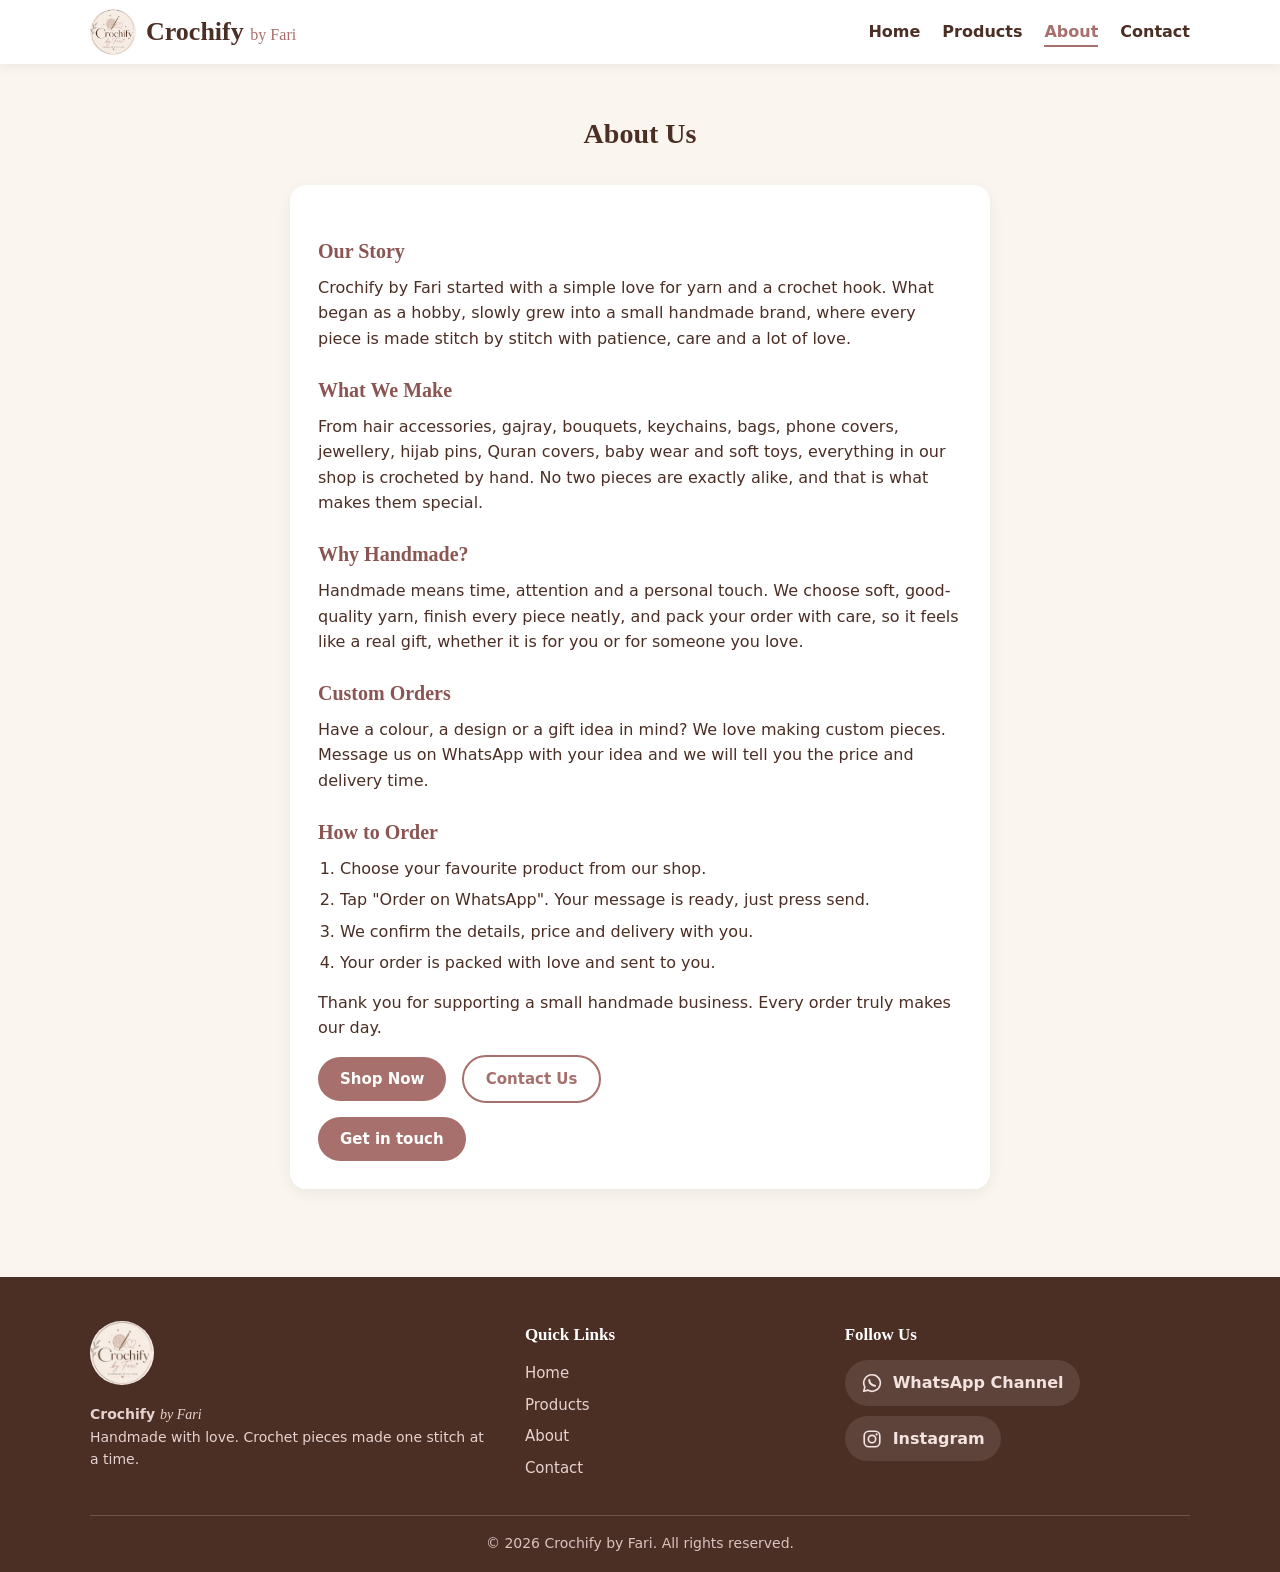
<file: about.html>
<!DOCTYPE html>
<html lang="en">
<head>
<meta charset="UTF-8">
<meta name="viewport" content="width=device-width, initial-scale=1">
<title>About - Crochify by Fari</title>
<meta name="description" content="About Crochify by Fari, a handmade crochet brand.">
<link rel="icon" id="fav" href="data:,">
<link rel="stylesheet" href="style.css">
</head>
<body>
<header><div class="wrap nav">
  <a class="logo" href="index.html"><img data-logo alt="Crochify by Fari logo"><span>Crochify <small>by Fari</small></span></a>
  <ul><li><a class="link" href="index.html">Home</a></li><li><a class="link" href="products.html">Products</a></li><li><a class="link" href="about.html">About</a></li><li><a class="link" href="contact.html">Contact</a></li></ul>
</div></header>
<section><div class="wrap"><h2>About Us</h2><div class="box">
<p><h3>Our Story</h3>
<p>Crochify by Fari started with a simple love for yarn and a crochet hook. What began as a hobby, slowly grew into a small handmade brand, where every piece is made stitch by stitch with patience, care and a lot of love.</p>

<h3>What We Make</h3>
<p>From hair accessories,  gajray, bouquets, keychains, bags, phone covers, jewellery, hijab pins, Quran covers, baby wear and soft toys, everything in our shop is crocheted by hand. No two pieces are exactly alike, and that is what makes them special.</p>

<h3>Why Handmade?</h3>
<p>Handmade means time, attention and a personal touch. We choose soft, good-quality yarn, finish every piece neatly, and pack your order with care, so it feels like a real gift, whether it is for you or for someone you love.</p>

<h3>Custom Orders</h3>
<p>Have a colour, a design or a gift idea in mind? We love making custom pieces. Message us on WhatsApp with your idea and we will tell you the price and delivery time.</p>

<h3>How to Order</h3>
<ol>
  <li>Choose your favourite product from our shop.</li>
  <li>Tap "Order on WhatsApp". Your message is ready, just press send.</li>
  <li>We confirm the details, price and delivery with you.</li>
  <li>Your order is packed with love and sent to you.</li>
</ol>

<p>Thank you for supporting a small handmade business. Every order truly makes our day.</p>
<p><a class="btn" href="products.html">Shop Now</a> &nbsp; <a class="btn ghost" href="contact.html">Contact Us</a></p>
<a class="btn" href="contact.html">Get in touch</a></div></div></section>
<footer id="footer"></footer>
<script src="products.js"></script>
<script src="site.js"></script>
</body>
</html>
</file>
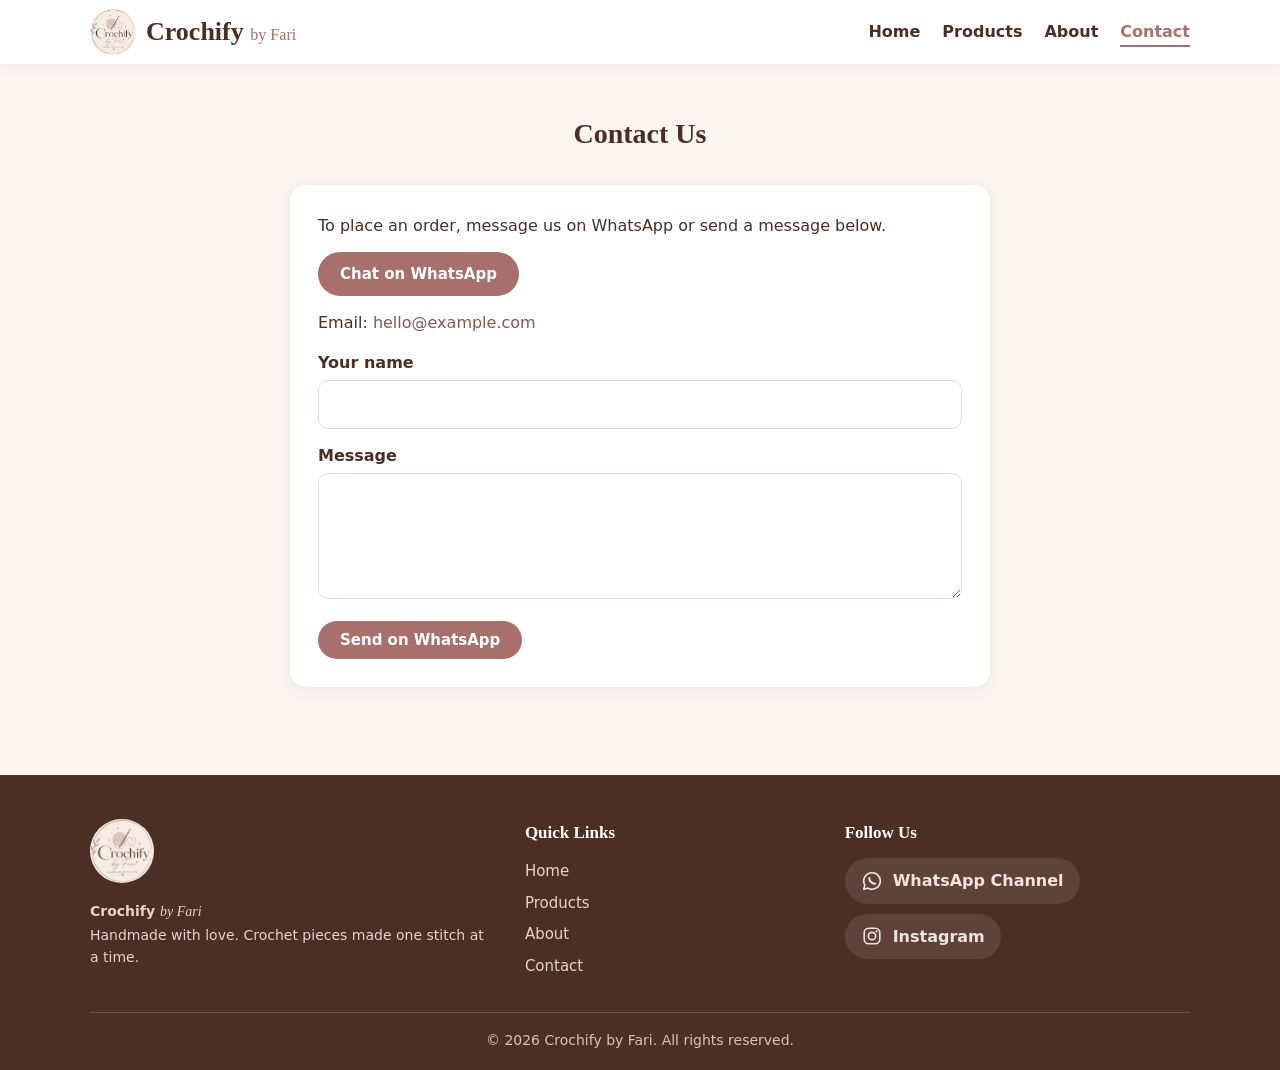
<file: contact.html>
<!DOCTYPE html>
<html lang="en">
<head>
<meta charset="UTF-8">
<meta name="viewport" content="width=device-width, initial-scale=1">
<title>Contact - Crochify by Fari</title>
<meta name="description" content="Contact Crochify to place an order.">
<link rel="icon" id="fav" href="data:,">
<link rel="stylesheet" href="style.css">
</head>
<body>
<header><div class="wrap nav">
  <a class="logo" href="index.html"><img data-logo alt="Crochify by Fari logo"><span>Crochify <small>by Fari</small></span></a>
  <ul><li><a class="link" href="index.html">Home</a></li><li><a class="link" href="products.html">Products</a></li><li><a class="link" href="about.html">About</a></li><li><a class="link" href="contact.html">Contact</a></li></ul>
</div></header>
<section><div class="wrap"><h2>Contact Us</h2><div class="box">
<p>To place an order, message us on WhatsApp or send a message below.</p>
<p><a class="btn" id="wa" target="_blank" rel="noopener" href="#">Chat on WhatsApp</a></p>
<p>Email: <a id="mail" href="#" style="color:var(--primary-dark)"></a></p>
<form id="cform"><label for="cname">Your name</label><input id="cname" required>
<label for="cmsg">Message</label><textarea id="cmsg" rows="4" required></textarea>
<button class="btn" type="submit">Send on WhatsApp</button></form></div></div></section>
<footer id="footer"></footer>
<script src="products.js"></script>
<script src="site.js"></script>
</body>
</html>
</file>
<file: style.css>
/* Crochify by Fari - theme colours taken from the logo. Change them here (one place). */
:root{--bg:#fbf5f0;--card:#fff;--primary:#a8706c;--primary-dark:#8a5552;--soft:#f3e3df;--text:#4b2e24;--muted:#8b7068;--leaf:#8b8a6a;--radius:16px}
*{box-sizing:border-box;margin:0;padding:0}
body{font-family:"Segoe UI",system-ui,Arial,sans-serif;background:var(--bg);color:var(--text);line-height:1.6}
a{color:inherit;text-decoration:none}
.wrap{max-width:1100px;margin:0 auto;padding:0 20px}
header{background:#fff;position:sticky;top:0;z-index:5;box-shadow:0 2px 12px rgba(0,0,0,.06)}
.nav{display:flex;align-items:center;justify-content:space-between;flex-wrap:wrap;min-height:64px;padding:6px 0}
.logo{display:flex;align-items:center;gap:10px;font-family:Georgia,serif;font-size:26px;font-weight:700;color:var(--text)}
.logo img{height:46px;width:46px;border-radius:50%;object-fit:cover}
.logo small{font-family:'Segoe Script','Brush Script MT',cursive;font-size:.62em;font-weight:400;color:var(--primary)}
.nav ul{display:flex;gap:22px;list-style:none}
.nav a.link{font-weight:600;padding:4px 0;border-bottom:2px solid transparent}
.nav a.link:hover,.nav a.active{color:var(--primary);border-color:var(--primary)}
.hero{text-align:center;padding:76px 20px;background:linear-gradient(135deg,var(--soft),#f8ede6)}
.hero-logo{width:150px;height:150px;border-radius:50%;margin-bottom:14px;box-shadow:0 6px 20px rgba(75,46,36,.18)}
.hero h1{font-family:Georgia,serif;font-size:clamp(30px,5vw,48px);margin-bottom:12px}
.hero p{color:var(--muted);max-width:520px;margin:0 auto 26px}
.btn{display:inline-block;background:var(--primary);color:#fff;padding:10px 22px;border-radius:30px;font-weight:600;border:0;cursor:pointer;font-size:15px;font-family:inherit}
.btn:hover{background:var(--primary-dark)}
.btn.ghost{background:#fff;color:var(--primary);border:2px solid var(--primary)}
section{padding:48px 0}
h2{font-family:Georgia,serif;font-size:28px;text-align:center;margin-bottom:28px}
.grid{display:grid;grid-template-columns:repeat(auto-fill,minmax(230px,1fr));gap:22px}
.cat{background:var(--card);border-radius:var(--radius);padding:28px 16px;text-align:center;box-shadow:0 4px 16px rgba(0,0,0,.06);transition:transform .2s}
.cat:hover{transform:translateY(-4px)}
.cat img{width:100%;aspect-ratio:1;object-fit:cover;border-radius:12px;margin-bottom:10px}
.cat span{font-size:44px;display:block;margin-bottom:6px}
.card{background:var(--card);border-radius:var(--radius);overflow:hidden;box-shadow:0 4px 16px rgba(0,0,0,.06)}
.card img,.ph{width:100%;aspect-ratio:1;object-fit:cover;display:flex;align-items:center;justify-content:center;font-size:64px;background:var(--soft)}
.info{padding:14px 16px 18px}
.info h3{font-size:17px}
.price{color:var(--primary-dark);font-weight:700;margin:2px 0 12px}
.tabs{display:flex;flex-wrap:wrap;gap:10px;justify-content:center;margin-bottom:28px}
.tabs button{padding:8px 18px;border-radius:30px;border:2px solid var(--primary);background:#fff;color:var(--primary);font-weight:600;cursor:pointer;font-family:inherit}
.tabs button.on{background:var(--primary);color:#fff}
.box{max-width:700px;margin:0 auto;background:#fff;padding:28px;border-radius:var(--radius);box-shadow:0 4px 16px rgba(0,0,0,.06)}
.box p{margin-bottom:14px}
.tag{letter-spacing:.2em;text-transform:uppercase;font-size:13px;color:var(--leaf);margin-bottom:10px}
label{display:block;font-weight:600;margin-bottom:4px}
input,textarea{width:100%;padding:11px 14px;margin-bottom:14px;border:1.5px solid #ecd9dd;border-radius:10px;font:inherit}
input:focus,textarea:focus{outline:2px solid var(--primary);border-color:transparent}
footer{background:var(--text);color:#f3e3df;padding:44px 20px 18px;margin-top:40px}
.foot-grid{max-width:1100px;margin:0 auto;display:grid;grid-template-columns:1.4fr 1fr 1.2fr;gap:32px}
.foot-brand img{width:64px;height:64px;border-radius:50%;margin-bottom:10px}
.foot-brand p{font-size:14px;line-height:1.6;color:#e6d3cf}
.foot-brand em{font-family:'Segoe Script','Brush Script MT',cursive;font-weight:400}
footer h4{font-family:Georgia,serif;font-size:17px;margin-bottom:12px;color:#fff}
footer ul{list-style:none}
footer li{margin-bottom:6px}
footer li a{color:#e6d3cf;font-size:15px}
footer li a:hover{color:#fff;text-decoration:underline}
.social a{display:flex;align-items:center;gap:10px;background:rgba(255,255,255,.1);padding:10px 16px;border-radius:30px;margin-bottom:10px;font-weight:600;width:fit-content}
.social a:hover{background:rgba(255,255,255,.2)}
.social svg{flex-shrink:0}
.foot-bottom{max-width:1100px;margin:28px auto 0;padding-top:16px;border-top:1px solid rgba(255,255,255,.18);text-align:center;font-size:14px;color:#d9c3bf}
@media(max-width:640px){.foot-grid{grid-template-columns:1fr;text-align:center}.foot-brand img{margin-left:auto;margin-right:auto}.social a{margin-left:auto;margin-right:auto}.nav{justify-content:center}.nav ul{gap:14px;font-size:14px}}
.box h3{font-family:Georgia,serif;font-size:20px;color:var(--primary-dark);margin:22px 0 8px}
.box h3:first-child{margin-top:0}
.box ol{margin:0 0 14px 22px}
.box li{margin-bottom:6px}
</file>
